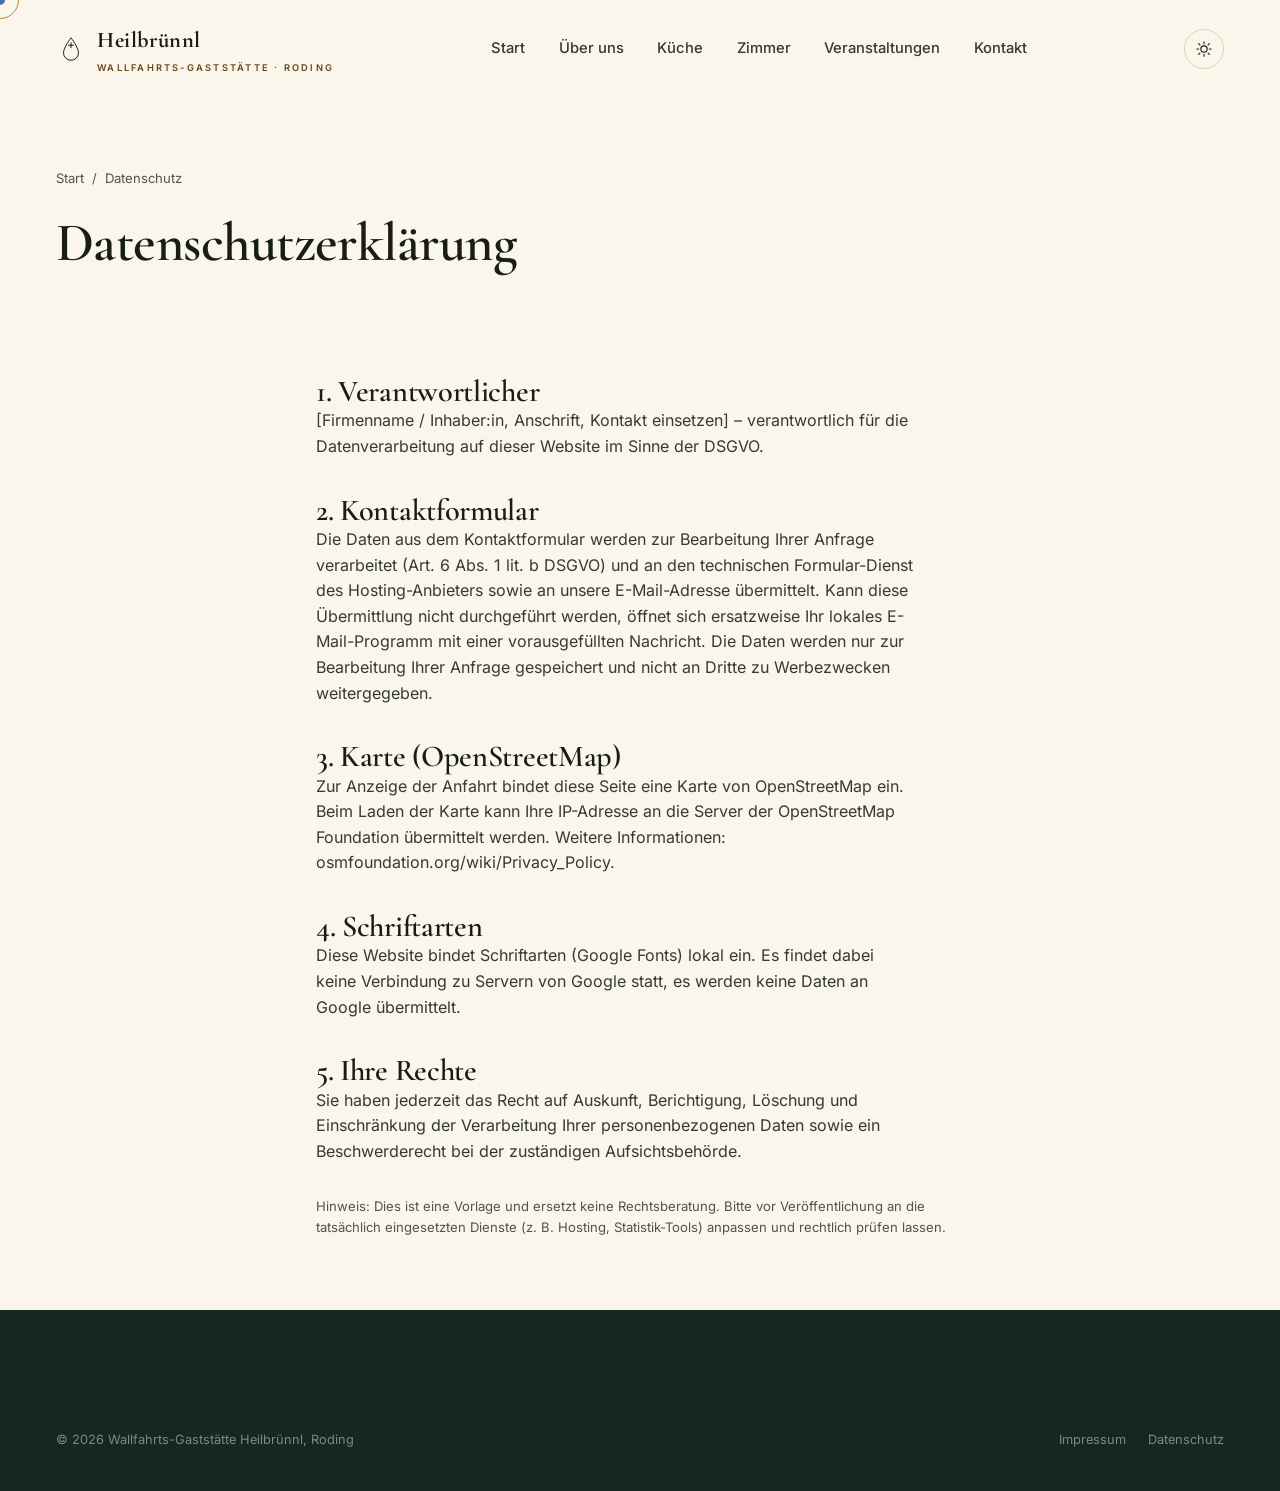
<file: datenschutz.html>
<!doctype html>
<html lang="de" class="no-js">
<head>
<meta charset="UTF-8">
<script>document.documentElement.className='js';</script>
<meta name="viewport" content="width=device-width, initial-scale=1">
<title>Datenschutz · Heilbrünnl Roding</title>
<meta name="robots" content="noindex">
<link rel="icon" type="image/png" sizes="32x32" href="favicon-32x32.png">
<link rel="icon" type="image/png" sizes="16x16" href="favicon-16x16.png">
<link rel="apple-touch-icon" sizes="180x180" href="apple-touch-icon.png">
<link rel="manifest" href="site.webmanifest">
<meta name="theme-color" content="#1F3A2E">
<link rel="canonical" href="https://www.heilbruennl.de/datenschutz.html">
<link rel="stylesheet" href="css/style.css">
</head>
<body>

<div class="cursor" aria-hidden="true"></div>
<div class="cursor-ring" aria-hidden="true"></div>
<div class="grain" aria-hidden="true"></div>

<header class="site-header is-scrolled">
  <div class="container">
    <a href="index.html" class="brand">
      <svg viewBox="0 0 48 48" fill="none"><path d="M24 6C24 6 12 22 12 30a12 12 0 0024 0C36 22 24 6 24 6Z" stroke="currentColor" stroke-width="1.6"/><path d="M24 14v8M20 18h8" stroke="currentColor" stroke-width="1.6" stroke-linecap="round"/></svg>
      <span>Heilbrünnl<small>Wallfahrts-Gaststätte · Roding</small></span>
    </a>
    <nav class="nav-desktop" aria-label="Hauptnavigation">
      <a href="index.html">Start</a>
      <a href="ueber-uns.html">Über uns</a>
      <a href="speisekarte.html">Küche</a>
      <a href="zimmer.html">Zimmer</a>
      <a href="veranstaltungen.html">Veranstaltungen</a>
      <a href="kontakt.html">Kontakt</a>
    </nav>
    <div class="header-actions">
      <button class="theme-toggle" aria-label="Tag- / Nachtansicht umschalten">
        <svg class="icon-sun" viewBox="0 0 24 24" fill="none" stroke="currentColor" stroke-width="1.5"><circle cx="12" cy="12" r="4.2"/><path d="M12 2.5v2.4M12 19.1v2.4M4.9 4.9l1.7 1.7M17.4 17.4l1.7 1.7M2.5 12h2.4M19.1 12h2.4M4.9 19.1l1.7-1.7M17.4 6.6l1.7-1.7" stroke-linecap="round"/></svg>
        <svg class="icon-moon" viewBox="0 0 24 24" fill="none" stroke="currentColor" stroke-width="1.5"><path d="M20 14.5A8.5 8.5 0 1 1 9.5 4a6.8 6.8 0 0 0 10.5 10.5Z"/></svg>
      </button>
      <button class="burger" aria-label="Menü öffnen" aria-expanded="false"><span></span></button>
    </div>
  </div>
</header>

<nav class="mobile-nav" aria-label="Mobile Navigation">
  <a href="index.html">Start</a>
  <a href="ueber-uns.html">Über uns</a>
  <a href="speisekarte.html">Küche</a>
  <a href="zimmer.html">Zimmer</a>
  <a href="veranstaltungen.html">Veranstaltungen</a>
  <a href="kontakt.html">Kontakt</a>
</nav>

<main>
  <section class="page-hero" style="padding-bottom:2rem;">
    <div class="container">
      <div class="breadcrumb"><a href="index.html">Start</a><span>/</span><span>Datenschutz</span></div>
      <h1 style="font-size:var(--fs-h2);">Datenschutzerklärung</h1>
    </div>
  </section>

  <section class="section-tight">
    <div class="container" style="max-width:760px;">
      <h3>1. Verantwortlicher</h3>
      <p class="body-text">[Firmenname / Inhaber:in, Anschrift, Kontakt einsetzen] – verantwortlich für die Datenverarbeitung auf dieser Website im Sinne der DSGVO.</p>

      <h3 style="margin-top:2.2rem;">2. Kontaktformular</h3>
      <p class="body-text">Die Daten aus dem Kontaktformular werden zur Bearbeitung Ihrer Anfrage verarbeitet (Art. 6 Abs. 1 lit. b DSGVO) und an den technischen Formular-Dienst des Hosting-Anbieters sowie an unsere E-Mail-Adresse übermittelt. Kann diese Übermittlung nicht durchgeführt werden, öffnet sich ersatzweise Ihr lokales E-Mail-Programm mit einer vorausgefüllten Nachricht. Die Daten werden nur zur Bearbeitung Ihrer Anfrage gespeichert und nicht an Dritte zu Werbezwecken weitergegeben.</p>

      <h3 style="margin-top:2.2rem;">3. Karte (OpenStreetMap)</h3>
      <p class="body-text">Zur Anzeige der Anfahrt bindet diese Seite eine Karte von OpenStreetMap ein. Beim Laden der Karte kann Ihre IP-Adresse an die Server der OpenStreetMap Foundation übermittelt werden. Weitere Informationen: osmfoundation.org/wiki/Privacy_Policy.</p>

      <h3 style="margin-top:2.2rem;">4. Schriftarten</h3>
      <p class="body-text">Diese Website bindet Schriftarten (Google Fonts) lokal ein. Es findet dabei keine Verbindung zu Servern von Google statt, es werden keine Daten an Google übermittelt.</p>

      <h3 style="margin-top:2.2rem;">5. Ihre Rechte</h3>
      <p class="body-text">Sie haben jederzeit das Recht auf Auskunft, Berichtigung, Löschung und Einschränkung der Verarbeitung Ihrer personenbezogenen Daten sowie ein Beschwerderecht bei der zuständigen Aufsichtsbehörde.</p>

      <p class="form-note" style="margin-top:2rem;">Hinweis: Dies ist eine Vorlage und ersetzt keine Rechtsberatung. Bitte vor Veröffentlichung an die tatsächlich eingesetzten Dienste (z. B. Hosting, Statistik-Tools) anpassen und rechtlich prüfen lassen.</p>
    </div>
  </section>
</main>

<footer class="site-footer">
  <div class="container">
    <div class="footer-bottom" style="border-top:none;padding-top:0;">
      <span>© <span id="year">2026</span> Wallfahrts-Gaststätte Heilbrünnl, Roding</span>
      <div class="legal"><a href="impressum.html">Impressum</a><a href="datenschutz.html">Datenschutz</a></div>
    </div>
  </div>
</footer>

<script src="js/main.js"></script>
<script src="js/content.js"></script>
</body>
</html>
</file>
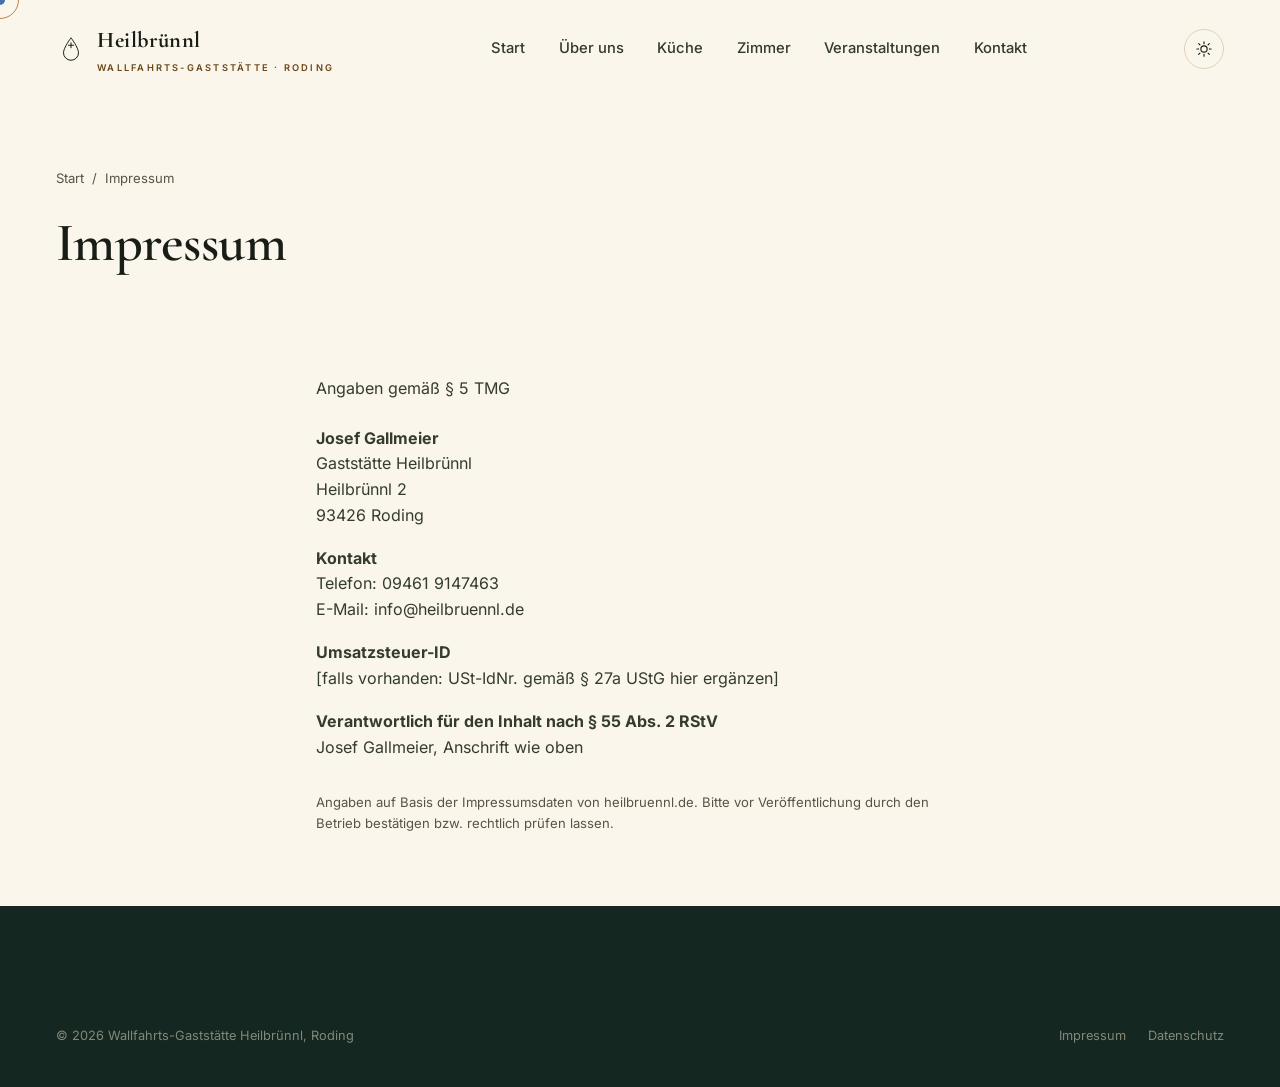
<file: impressum.html>
<!doctype html>
<html lang="de" class="no-js">
<head>
<meta charset="UTF-8">
<script>document.documentElement.className='js';</script>
<meta name="viewport" content="width=device-width, initial-scale=1">
<title>Impressum · Heilbrünnl Roding</title>
<meta name="robots" content="noindex">
<link rel="icon" type="image/png" sizes="32x32" href="favicon-32x32.png">
<link rel="icon" type="image/png" sizes="16x16" href="favicon-16x16.png">
<link rel="apple-touch-icon" sizes="180x180" href="apple-touch-icon.png">
<link rel="manifest" href="site.webmanifest">
<meta name="theme-color" content="#1F3A2E">
<link rel="canonical" href="https://www.heilbruennl.de/impressum.html">
<link rel="stylesheet" href="css/style.css">
</head>
<body>

<div class="cursor" aria-hidden="true"></div>
<div class="cursor-ring" aria-hidden="true"></div>
<div class="grain" aria-hidden="true"></div>

<header class="site-header is-scrolled">
  <div class="container">
    <a href="index.html" class="brand">
      <svg viewBox="0 0 48 48" fill="none"><path d="M24 6C24 6 12 22 12 30a12 12 0 0024 0C36 22 24 6 24 6Z" stroke="currentColor" stroke-width="1.6"/><path d="M24 14v8M20 18h8" stroke="currentColor" stroke-width="1.6" stroke-linecap="round"/></svg>
      <span>Heilbrünnl<small>Wallfahrts-Gaststätte · Roding</small></span>
    </a>
    <nav class="nav-desktop" aria-label="Hauptnavigation">
      <a href="index.html">Start</a>
      <a href="ueber-uns.html">Über uns</a>
      <a href="speisekarte.html">Küche</a>
      <a href="zimmer.html">Zimmer</a>
      <a href="veranstaltungen.html">Veranstaltungen</a>
      <a href="kontakt.html">Kontakt</a>
    </nav>
    <div class="header-actions">
      <button class="theme-toggle" aria-label="Tag- / Nachtansicht umschalten">
        <svg class="icon-sun" viewBox="0 0 24 24" fill="none" stroke="currentColor" stroke-width="1.5"><circle cx="12" cy="12" r="4.2"/><path d="M12 2.5v2.4M12 19.1v2.4M4.9 4.9l1.7 1.7M17.4 17.4l1.7 1.7M2.5 12h2.4M19.1 12h2.4M4.9 19.1l1.7-1.7M17.4 6.6l1.7-1.7" stroke-linecap="round"/></svg>
        <svg class="icon-moon" viewBox="0 0 24 24" fill="none" stroke="currentColor" stroke-width="1.5"><path d="M20 14.5A8.5 8.5 0 1 1 9.5 4a6.8 6.8 0 0 0 10.5 10.5Z"/></svg>
      </button>
      <button class="burger" aria-label="Menü öffnen" aria-expanded="false"><span></span></button>
    </div>
  </div>
</header>

<nav class="mobile-nav" aria-label="Mobile Navigation">
  <a href="index.html">Start</a>
  <a href="ueber-uns.html">Über uns</a>
  <a href="speisekarte.html">Küche</a>
  <a href="zimmer.html">Zimmer</a>
  <a href="veranstaltungen.html">Veranstaltungen</a>
  <a href="kontakt.html">Kontakt</a>
</nav>

<main>
  <section class="page-hero" style="padding-bottom:2rem;">
    <div class="container">
      <div class="breadcrumb"><a href="index.html">Start</a><span>/</span><span>Impressum</span></div>
      <h1 style="font-size:var(--fs-h2);">Impressum</h1>
    </div>
  </section>

  <section class="section-tight">
    <div class="container" style="max-width:760px;">
      <p class="body-text">Angaben gemäß § 5 TMG</p>
      <p class="body-text" style="margin-top:1.5rem;">
        <b>Josef Gallmeier</b><br>
        Gaststätte Heilbrünnl<br>
        Heilbrünnl 2<br>
        93426 Roding
      </p>
      <p class="body-text"><b>Kontakt</b><br>
        Telefon: 09461 9147463<br>
        E-Mail: info@heilbruennl.de
      </p>
      <p class="body-text"><b>Umsatzsteuer-ID</b><br>[falls vorhanden: USt-IdNr. gemäß § 27a UStG hier ergänzen]</p>
      <p class="body-text"><b>Verantwortlich für den Inhalt nach § 55 Abs. 2 RStV</b><br>Josef Gallmeier, Anschrift wie oben</p>
      <p class="form-note" style="margin-top:2rem;">Angaben auf Basis der Impressumsdaten von heilbruennl.de. Bitte vor Veröffentlichung durch den Betrieb bestätigen bzw. rechtlich prüfen lassen.</p>
    </div>
  </section>
</main>

<footer class="site-footer">
  <div class="container">
    <div class="footer-bottom" style="border-top:none;padding-top:0;">
      <span>© <span id="year">2026</span> Wallfahrts-Gaststätte Heilbrünnl, Roding</span>
      <div class="legal"><a href="impressum.html">Impressum</a><a href="datenschutz.html">Datenschutz</a></div>
    </div>
  </div>
</footer>

<script src="js/main.js"></script>
<script src="js/content.js"></script>
</body>
</html>
</file>
<file: css/style.css>
/* ==========================================================================
   Heilbrünnl · Wallfahrts-Gaststätte Roding — Design System
   ========================================================================== */

@font-face{
  font-family: 'Cormorant Garamond'; font-style: normal; font-weight: 400 700; font-display: swap;
  src: url('../assets/fonts/cormorant-garamond-normal.woff2') format('woff2');
}
@font-face{
  font-family: 'Cormorant Garamond'; font-style: italic; font-weight: 400 500; font-display: swap;
  src: url('../assets/fonts/cormorant-garamond-italic.woff2') format('woff2');
}
@font-face{
  font-family: 'Inter'; font-style: normal; font-weight: 300 700; font-display: swap;
  src: url('../assets/fonts/inter.woff2') format('woff2');
}

/* ---------- Tokens ---------- */
:root{
  /* Day palette */
  --bg: #FAF6EC;
  --bg-alt: #F2EAD8;
  --panel: #FFFEFA;
  --ink: #171C15;
  --ink-soft: #333A2F;
  --stone: #565243;
  --line: #DED2B4;
  --forest: #1B3327;
  --forest-2: #2C5140;
  --forest-deep: #142720;
  --gold: #B8863C;
  --gold-ink: #6B4718;
  --gold-2: #D9B672;
  --gold-soft: #EFDFB8;
  --wine: #6C2A38;
  --cream-rgb: 250,246,236;
  --grain-opacity: .05;
  --shadow-soft: 0 30px 60px -30px rgba(20,30,20,.35);
  --shadow-tight: 0 10px 24px -14px rgba(20,30,20,.4);

  --font-display: 'Cormorant Garamond', 'Iowan Old Style', Georgia, serif;
  --font-body: 'Inter', -apple-system, BlinkMacSystemFont, 'Segoe UI', sans-serif;

  --fs-hero: clamp(3.2rem, 10vw, 9.5rem);
  --fs-h1: clamp(2.6rem, 6vw, 4.6rem);
  --fs-h2: clamp(2.1rem, 4.6vw, 3.4rem);
  --fs-h3: clamp(1.4rem, 2.4vw, 1.9rem);
  --fs-lead: clamp(1.1rem, 1.6vw, 1.35rem);
  --fs-body: 1rem;
  --fs-small: .875rem;
  --fs-eyebrow: .78rem;

  --space-3xs: .25rem;
  --space-2xs: .5rem;
  --space-xs: .85rem;
  --space-sm: 1.5rem;
  --space-md: 2.5rem;
  --space-lg: 4.5rem;
  --space-xl: 7.5rem;
  --space-2xl: 11rem;

  --container: 1280px;
  --radius: 2px;
  --ease-out: cubic-bezier(.16,.84,.44,1);
  --ease-soft: cubic-bezier(.22,.61,.36,1);
  --dur: .7s;

  color-scheme: light;
}

html[data-theme="night"]{
  --bg: #12190F;
  --bg-alt: #182016;
  --panel: #1B231A;
  --ink: #F4EEDC;
  --ink-soft: #D9D0B8;
  --stone: #A79E86;
  --line: #33402E;
  --forest: #C9A25C;
  --forest-2: #D9B672;
  --forest-deep: #0B120A;
  --gold: #D9B672;
  --gold-ink: #E2C083;
  --gold-2: #EFDFB8;
  --wine: #C97D8B;
  --shadow-soft: 0 30px 70px -30px rgba(0,0,0,.65);
  color-scheme: dark;
}

*,*::before,*::after{ box-sizing: border-box; }
html{ scroll-behavior: smooth; }
@media (prefers-reduced-motion: reduce){
  html{ scroll-behavior: auto; }
  *,*::before,*::after{ animation-duration: .001ms !important; animation-iteration-count: 1 !important; transition-duration: .001ms !important; scroll-behavior: auto !important; }
}

body{
  margin:0;
  background: var(--bg);
  color: var(--ink);
  font-family: var(--font-body);
  font-size: 16px;
  line-height: 1.6;
  -webkit-font-smoothing: antialiased;
  overflow-x: hidden;
  transition: background var(--dur) var(--ease-soft), color var(--dur) var(--ease-soft);
}

img,svg{ max-width:100%; display:block; }
a{ color: inherit; text-decoration:none; }
ul{ margin:0; padding:0; list-style:none; }
h1,h2,h3,h4,p,figure{ margin:0; }
button{ font-family: inherit; cursor:pointer; }
input,textarea,select{ font-family: inherit; font-size: 1rem; }

.container{ width:100%; max-width: var(--container); margin-inline:auto; padding-inline: clamp(1.25rem, 5vw, 3.5rem); }

.font-display{ font-family: var(--font-display); }

.eyebrow{
  display:flex; align-items:center; gap:.6em;
  font-family: var(--font-body);
  font-size: var(--fs-eyebrow);
  letter-spacing:.22em;
  text-transform:uppercase;
  color: var(--gold-ink);
  font-weight:600;
  margin-bottom: var(--space-sm);
}
.eyebrow::before{ content:''; width:28px; height:1px; background: currentColor; }

h1,h2,h3{ font-family: var(--font-display); font-weight:600; line-height:1.06; color: var(--ink); letter-spacing:-.01em; }
h2{ font-size: var(--fs-h2); }
h3{ font-size: var(--fs-h3); font-weight:600; }
.lead{ font-size: var(--fs-lead); color: var(--ink-soft); line-height:1.55; max-width: 46ch; }
.body-text{ color: var(--ink-soft); max-width: 60ch; }
.body-text + .body-text{ margin-top: 1.1em; }

::selection{ background: var(--gold); color: var(--forest-deep); }

/* ---------- Grain overlay (premium tactile texture) ---------- */
.grain{
  position: fixed; inset:0; z-index: 400; pointer-events:none;
  opacity: var(--grain-opacity); mix-blend-mode: overlay;
  background-image: url("data:image/svg+xml,%3Csvg xmlns='http://www.w3.org/2000/svg' width='180' height='180'%3E%3Cfilter id='n'%3E%3CfeTurbulence type='fractalNoise' baseFrequency='0.9' numOctaves='2' stitchTiles='stitch'/%3E%3C/filter%3E%3Crect width='100%25' height='100%25' filter='url(%23n)'/%3E%3C/svg%3E");
}

/* ---------- Photo component ---------- */
.photo{
  position:relative; overflow:hidden; border-radius:6px; box-shadow: var(--shadow-soft);
  aspect-ratio: 4/5; background: var(--forest);
}
.photo.photo--wide{ aspect-ratio: 16/10; }
.photo.photo--square{ aspect-ratio: 1/1; }
.photo.photo--tall{ aspect-ratio: 3/4; }
.photo img{
  position:absolute; inset:0; width:100%; height:100%; object-fit:cover;
  transition: transform 1.2s var(--ease-soft);
}
.photo:hover img{ transform: scale(1.05); }
.photo::after{
  content:''; position:absolute; inset:0; pointer-events:none;
  background: linear-gradient(190deg, rgba(20,39,32,0) 45%, rgba(11,18,10,.72) 100%),
              linear-gradient(0deg, rgba(31,58,46,.16), rgba(31,58,46,.16));
}
.photo .corner{ position:absolute; top:1.2rem; right:1.2rem; width:34px; height:34px; border:1px solid rgba(247,241,224,.55); border-radius:50%; display:flex; align-items:center; justify-content:center; z-index:2; }
.photo .corner svg{ width:14px; height:14px; stroke:#F7F1E0; }
.photo .tag{ position:absolute; left:1.6rem; bottom:1.5rem; right:1.6rem; z-index:2; color:#F7F1E0; font-size:.72rem; letter-spacing:.16em; text-transform:uppercase; display:flex; align-items:center; gap:.5rem; }
.photo .tag svg{ width:16px; height:16px; flex-shrink:0; }
.frame-caption{ margin-top: .9rem; font-size:.78rem; color: var(--stone); display:flex; justify-content:space-between; gap:1rem; }

/* ---------- Buttons ---------- */
.btn{
  position:relative;
  display:inline-flex; align-items:center; gap:.6rem;
  padding: 1rem 1.9rem;
  font-size: .92rem; font-weight:600; letter-spacing:.03em;
  border-radius: 100px;
  border: 1px solid transparent;
  transition: transform .45s var(--ease-out), background .3s, color .3s, border-color .3s, box-shadow .3s;
  white-space: nowrap;
}
.btn svg{ width:16px; height:16px; transition: transform .4s var(--ease-out); }
.btn:hover svg{ transform: translateX(4px); }
.btn-primary{ background: var(--forest); color: #F5EFDC; box-shadow: var(--shadow-tight); }
.btn-primary:hover{ background: var(--forest-2); transform: translateY(-2px); }
.btn-ghost{ border-color: currentColor; color: var(--ink); }
.btn-ghost:hover{ background: var(--ink); color: var(--bg); transform: translateY(-2px); }
.btn-gold{ background: var(--gold); color: var(--forest-deep); }
.btn-gold:hover{ background: var(--gold-2); transform: translateY(-2px); }
.btn-block{ width:100%; justify-content:center; }

/* magnetic wrap */
.magnetic{ display:inline-block; }

/* ---------- Custom cursor ---------- */
.cursor{
  position: fixed; top:0; left:0; width:10px; height:10px; border-radius:50%;
  background: var(--gold); pointer-events:none; z-index: 9999; mix-blend-mode: difference;
  transform: translate(-50%,-50%); transition: width .25s var(--ease-out), height .25s var(--ease-out), background .3s;
}
.cursor-ring{
  position: fixed; top:0; left:0; width:38px; height:38px; border-radius:50%;
  border: 1px solid var(--gold); pointer-events:none; z-index: 9998;
  transform: translate(-50%,-50%);
}
.cursor.is-active{ width:16px; height:16px; }
.cursor-ring.is-active{ width:64px; height:64px; opacity:.5; }
@media (pointer: coarse){ .cursor,.cursor-ring{ display:none; } }

/* ---------- Preloader ---------- */
.preloader{
  display:none;
  position: fixed; inset:0; z-index: 10000; background: var(--forest-deep);
  align-items:center; justify-content:center; flex-direction:column; gap: 1.2rem;
  transition: opacity .8s var(--ease-soft), visibility .8s;
}
.js .preloader{ display:flex; }
.preloader.is-done{ opacity:0; visibility:hidden; pointer-events:none; }
.preloader svg{ width:74px; height:74px; }
.preloader__ring{ fill:none; stroke: var(--gold-2); stroke-width:1.2; stroke-dasharray: 220; stroke-dashoffset:220; animation: draw 1.6s var(--ease-out) forwards; }
.preloader__drop{ fill: var(--gold); opacity:0; animation: fadein .6s ease forwards 1.1s; }
.preloader__word{ font-family: var(--font-display); color:#EFE6CC; letter-spacing:.35em; text-transform:uppercase; font-size:.78rem; opacity:0; animation: fadein .8s ease forwards 1.3s; }
@keyframes draw{ to{ stroke-dashoffset:0; } }
@keyframes fadein{ to{ opacity:1; } }

/* ---------- Scroll progress ---------- */
.progress-bar{ position: fixed; top:0; left:0; height:2px; background: var(--gold); z-index: 500; width:0%; }

/* ---------- Header ---------- */
.site-header{
  position: fixed; top:0; left:0; right:0; z-index: 900;
  padding: 1.4rem 0;
  transition: padding .4s var(--ease-soft), background .4s var(--ease-soft), box-shadow .4s, border-color .4s;
  border-bottom: 1px solid transparent;
}
.site-header.is-scrolled{
  padding: .85rem 0;
  background: rgba(var(--cream-rgb), .82);
  backdrop-filter: blur(14px) saturate(140%);
  border-color: var(--line);
}
html[data-theme="night"] .site-header.is-scrolled{ background: rgba(18,25,15,.75); }
.site-header .container{ display:flex; align-items:center; justify-content:space-between; gap: 1rem; }

.brand{ display:flex; align-items:center; gap:.7rem; font-family: var(--font-display); font-size:1.4rem; font-weight:700; letter-spacing:.02em; color: var(--ink); }
.brand svg{ width:30px; height:30px; }
.brand span{ display:block; }
.brand small{ display:block; font-family: var(--font-body); font-size:.58rem; font-weight:600; letter-spacing:.24em; text-transform:uppercase; color: var(--gold-ink); margin-top:.15rem; }

.nav-desktop{ display:flex; align-items:center; gap: 2.1rem; }
.nav-desktop a{ position:relative; font-size:.92rem; font-weight:500; color: var(--ink-soft); padding: .3rem 0; transition: color .3s; }
.nav-desktop a::after{ content:''; position:absolute; left:0; bottom:-2px; width:0; height:1px; background: var(--gold); transition: width .35s var(--ease-out); }
.nav-desktop a:hover{ color: var(--ink); }
.nav-desktop a:hover::after,
.nav-desktop a[aria-current="page"]::after{ width:100%; }
.nav-desktop a[aria-current="page"]{ color: var(--ink); }

.header-actions{ display:flex; align-items:center; gap:.85rem; }

.theme-toggle{
  display:flex; align-items:center; justify-content:center;
  width:40px; height:40px; border-radius:50%; border:1px solid var(--line);
  background: transparent; color: var(--ink); transition: border-color .3s, transform .3s;
}
.theme-toggle:hover{ border-color: var(--gold); transform: rotate(20deg); }
.theme-toggle svg{ width:18px; height:18px; }
.theme-toggle .icon-moon{ display:none; }
html[data-theme="night"] .theme-toggle .icon-sun{ display:none; }
html[data-theme="night"] .theme-toggle .icon-moon{ display:block; }

.burger{ display:none; width:44px; height:44px; border-radius:50%; border:1px solid var(--line); background:none; align-items:center; justify-content:center; position:relative; }
.burger span,.burger span::before,.burger span::after{ content:''; display:block; width:16px; height:1px; background: var(--ink); position:relative; transition: transform .3s, opacity .3s; }
.burger span::before{ position:absolute; top:-5px; }
.burger span::after{ position:absolute; top:5px; }
.burger.is-open span{ background:transparent; }
.burger.is-open span::before{ transform: rotate(45deg) translate(0); top:0; }
.burger.is-open span::after{ transform: rotate(-45deg); top:0; }

.mobile-nav{
  position: fixed; inset:0; background: var(--forest-deep); z-index: 850;
  display:flex; flex-direction:column; justify-content:center; padding: 2rem 8vw;
  transform: translateY(-100%); transition: transform .6s var(--ease-soft);
}
.mobile-nav.is-open{ transform: translateY(0); }
.mobile-nav a{ display:block; font-family: var(--font-display); font-size: clamp(2rem,9vw,3.4rem); color:#F3ECD8; padding: .3rem 0; border-bottom:1px solid rgba(255,255,255,.08); opacity:0; transform: translateY(24px); }
.mobile-nav.is-open a{ animation: navin .7s var(--ease-out) forwards; }
.mobile-nav small{ display:block; margin-top: 2rem; color: var(--gold-2); letter-spacing:.2em; text-transform:uppercase; font-size:.75rem; opacity:0; }
.mobile-nav.is-open small{ animation: fadein .8s ease forwards .5s; }
@keyframes navin{ to{ opacity:1; transform:none; } }

body.menu-open .site-header{ background: var(--forest-deep); border-color: transparent; }
body.menu-open .brand, body.menu-open .brand small{ color:#F3ECD8; }
body.menu-open .theme-toggle{ border-color: rgba(243,236,216,.3); color:#F3ECD8; }
body.menu-open .header-actions .btn-primary{ background: var(--gold); color: var(--forest-deep); }
body.menu-open .burger span::before, body.menu-open .burger span::after{ background: #F3ECD8; }

/* ---------- Hero ---------- */
.hero{
  position:relative; min-height: 100svh; display:flex; flex-direction:column; justify-content:flex-end;
  overflow:hidden; padding-top: 8rem;
}
.hero-media{ position:absolute; top:-9%; left:0; right:0; height:118%; z-index:0; overflow:hidden; }
.hero-media img{
  position:absolute; inset:0; width:100%; height:100%; object-fit:cover; object-position: center 65%;
  animation: kenburns 26s ease-in-out infinite alternate;
}
@keyframes kenburns{ from{ transform: scale(1); } to{ transform: scale(1.09); } }
.hero::after{
  content:''; position:absolute; inset:0; z-index:1; pointer-events:none;
  background:
    linear-gradient(0deg, rgba(11,18,10,.9) 0%, rgba(11,18,10,.62) 34%, rgba(11,18,10,.42) 62%, rgba(11,18,10,.58) 100%);
}

.hero-content{ position:relative; z-index:2; }
.hero-eyebrow{ display:flex; gap:.6rem; align-items:center; font-size:var(--fs-eyebrow); letter-spacing:.3em; text-transform:uppercase; color: var(--gold-2); margin-bottom:1.4rem; line-height:1.6; text-shadow: 0 2px 14px rgba(0,0,0,.55); }
.hero-title{ font-size: var(--fs-hero); line-height:.92; color: #F7F1E0; text-shadow: 0 6px 40px rgba(0,0,0,.25); }
.hero-title .line{ display:block; overflow:hidden; }
.hero-title .line span{ display:inline-block; will-change: transform; }
.js .hero-title .line span{ transform: translateY(110%); opacity:0; transition: transform 1.1s var(--ease-out), opacity 1s ease; transition-delay: calc(var(--i,0) * .09s); }
.hero-loaded .hero-title .line span{ transform:none; opacity:1; }
.hero-sub{ margin-top: 1.6rem; max-width: 42ch; font-size: var(--fs-lead); color: rgba(247,241,224,.9); text-shadow: 0 2px 16px rgba(0,0,0,.45); }
.hero-actions{ display:flex; flex-wrap:wrap; gap: 1rem; margin-top: 2.4rem; }
.hero-meta{ display:flex; justify-content:space-between; align-items:flex-end; gap:1rem; margin-top: var(--space-lg); padding-bottom: 2.2rem; border-top:1px solid rgba(247,241,224,.2); padding-top:1.4rem; }
.hero-scroll{ display:flex; align-items:center; gap:.7rem; font-size:.78rem; letter-spacing:.15em; text-transform:uppercase; color: rgba(247,241,224,.75); }
.hero-scroll i{ display:block; width:1px; height:34px; background: rgba(247,241,224,.3); position:relative; overflow:hidden; }
.hero-scroll i::after{ content:''; position:absolute; top:-100%; left:0; width:100%; height:100%; background: var(--gold-2); animation: scrollline 1.8s ease-in-out infinite; }
@keyframes scrollline{ 0%{ top:-100%; } 50%{ top:0; } 100%{ top:100%; } }
.hero-year{ font-family: var(--font-display); font-size: 1.05rem; color: var(--gold-2); letter-spacing:.05em; }

.seal{ position:absolute; z-index:2; right: clamp(1.5rem,5vw,4rem); bottom: clamp(7rem,14vh,10rem); width:100px; height:100px; color: rgba(247,241,224,.7); }
.seal svg{ width:100%; height:100%; animation: spin 36s linear infinite; }
@keyframes spin{ to{ transform: rotate(360deg); } }
@media (max-width: 860px){ .seal{ display:none; } }

/* Header sits over a photo hero: force legible light controls until scrolled (homepage only) */
body:has(.hero, .page-hero--photo) .site-header:not(.is-scrolled) .brand,
body:has(.hero, .page-hero--photo) .site-header:not(.is-scrolled) .nav-desktop a,
body:has(.hero, .page-hero--photo) .site-header:not(.is-scrolled) .theme-toggle{ color:#F7F1E0; }
body:has(.hero, .page-hero--photo) .site-header:not(.is-scrolled) .burger span,
body:has(.hero, .page-hero--photo) .site-header:not(.is-scrolled) .burger span::before,
body:has(.hero, .page-hero--photo) .site-header:not(.is-scrolled) .burger span::after{ background:#F7F1E0; }
body:has(.hero, .page-hero--photo) .site-header:not(.is-scrolled) .brand small{ color: var(--gold-2); }
body:has(.hero, .page-hero--photo) .site-header:not(.is-scrolled) .theme-toggle,
body:has(.hero, .page-hero--photo) .site-header:not(.is-scrolled) .burger{ border-color: rgba(247,241,224,.35); }
body:has(.hero, .page-hero--photo) .site-header:not(.is-scrolled) .nav-desktop a::after{ background: var(--gold-2); }

/* ---------- Marquee ---------- */
.marquee{
  position:relative; overflow:hidden; background: var(--forest); color: #EFE6CC;
  padding: 1.1rem 0; white-space:nowrap;
}
.marquee__track{ display:inline-flex; gap: 2.5rem; animation: marquee 32s linear infinite; }
.marquee:hover .marquee__track{ animation-play-state: paused; }
.marquee span{ font-family: var(--font-display); font-style:italic; font-size: 1.15rem; letter-spacing:.02em; display:inline-flex; align-items:center; gap: 2.5rem; }
.marquee span i{ width:5px; height:5px; border-radius:50%; background: var(--gold-2); display:inline-block; font-style:normal; }
@keyframes marquee{ from{ transform: translateX(0); } to{ transform: translateX(-50%); } }

/* ---------- Sections ---------- */
section{ position:relative; }
.section{ padding-block: var(--space-xl); }
.section-tight{ padding-block: var(--space-lg); }
.section-head{ display:flex; justify-content:space-between; align-items:flex-end; gap: 2rem; margin-bottom: var(--space-lg); flex-wrap:wrap; }
.section-head h2{ max-width: 16ch; }
.section-alt{ background: var(--bg-alt); }

.js .reveal{ opacity:0; transform: translateY(28px); transition: opacity .9s var(--ease-out), transform .9s var(--ease-out); }
.js .reveal.is-in{ opacity:1; transform:none; }

/* Intro / welcome split */
.split{ display:grid; grid-template-columns: .9fr 1.1fr; gap: clamp(2rem,6vw,6rem); align-items:center; }
.split.reverse{ grid-template-columns: 1.1fr .9fr; }
.split.reverse .split-media{ order:2; }
.split-media{ position:relative; }

.stat-row{ display:flex; gap: clamp(1.5rem,5vw,4rem); margin-top: var(--space-md); flex-wrap:wrap; }
.stat{ }
.stat b{ display:block; font-family: var(--font-display); font-size: clamp(2rem,4vw,3rem); color: var(--forest); line-height:1; }
html[data-theme="night"] .stat b{ color: var(--gold-2); }
.stat span{ font-size:.82rem; color: var(--stone); }

/* USP grid */
.grid-usp{ display:grid; grid-template-columns: repeat(3, 1fr); gap: 1px; background: var(--line); border:1px solid var(--line); }
.usp-card{ background: var(--bg); padding: 2.6rem 2.2rem; display:flex; flex-direction:column; gap:1.1rem; transition: background .4s; }
.usp-card:hover{ background: var(--panel); }
.usp-card .num{ font-family: var(--font-display); font-size:.85rem; color: var(--gold-ink); }
.usp-card svg{ width:30px; height:30px; stroke: var(--forest); }
html[data-theme="night"] .usp-card svg{ stroke: var(--gold-2); }
.usp-card h3{ font-size:1.25rem; }
.usp-card p{ color: var(--stone); font-size:.94rem; }

/* Legend / pinned storytelling */
.legend-pin{ height: 420vh; position:relative; background: var(--forest-deep); }
.legend-stage{ position: sticky; top:0; height:100svh; overflow:hidden; display:flex; align-items:center; color:#F2EAD3; }
.legend-bg{ position:absolute; inset:0; opacity:1; }
.legend-bg img{ position:absolute; inset:0; width:100%; height:100%; object-fit:cover; filter: saturate(1.05); }
.legend-bg::after{
  content:''; position:absolute; inset:0;
  background: linear-gradient(100deg, rgba(9,16,9,.88) 0%, rgba(9,16,9,.7) 38%, rgba(9,16,9,.42) 68%, rgba(9,16,9,.62) 100%);
}
.legend-bg svg{ position:relative; width:100%; height:100%; z-index:1; mix-blend-mode: screen; opacity:.55; }
.legend-progress{ position:absolute; left: clamp(1.25rem,5vw,3.5rem); top:50%; transform:translateY(-50%); display:flex; flex-direction:column; gap: 1.4rem; z-index:3; }
.legend-progress i{ width:6px; height:6px; border-radius:50%; background: rgba(242,234,211,.3); transition: background .4s, transform .4s; }
.legend-progress i.is-active{ background: var(--gold-2); transform: scale(1.6); }
.legend-copy{ position:relative; z-index:2; max-width: 720px; margin-inline:auto; padding-inline: clamp(1.25rem,5vw,3.5rem); }
.legend-beat{ position:absolute; inset:0; display:flex; flex-direction:column; justify-content:center; max-width:720px; margin-inline:auto; padding-inline: clamp(1.25rem,5vw,3.5rem); }
.js .legend-beat{ opacity:0; transition: opacity .5s ease; }
.js .legend-beat.is-active{ opacity:1; }
.legend-beat .eyebrow{ color: var(--gold-2); }
.legend-beat h3{ font-size: clamp(1.8rem,4vw,3rem); color:#F7F1E0; margin-bottom:1rem; }
.legend-beat p{ font-size: var(--fs-lead); color: rgba(247,241,224,.78); max-width: 52ch; }
.legend-year{ position:absolute; right: clamp(1.25rem,6vw,6rem); top:50%; transform:translateY(-50%); font-family: var(--font-display); font-size: clamp(6rem,18vw,15rem); color: rgba(217,182,114,.14); line-height:1; z-index:1; pointer-events:none; }

/* Fallback rendering for reduced-motion / no-GSAP: stacked reading list instead of pinned scrub */
.legend-fallback.legend-pin{ height:auto; }
.legend-fallback .legend-stage{ position:relative; height:auto; overflow:visible; display:block; padding-block: var(--space-xl); }
.legend-fallback .legend-progress{ display:none; }
.legend-fallback .legend-bg{ opacity:.5; }
.legend-fallback .legend-beat{ position:relative; inset:auto; opacity:1; margin-bottom: var(--space-xl); }
.legend-fallback .legend-beat:last-child{ margin-bottom:0; }
.legend-fallback .legend-year{ position:static; transform:none; display:block; margin-bottom:1rem; font-size: clamp(3rem,8vw,5rem); }

.ripple{ transform-origin: center; animation: ripple 4.5s ease-out infinite; }
.ripple-2{ animation-delay: 1.5s; }
.ripple-3{ animation-delay: 3s; }
@keyframes ripple{ 0%{ r:20; opacity:.7; } 100%{ r:220; opacity:0; } }
@media (prefers-reduced-motion: reduce){ .ripple{ animation: none; opacity:.25; } }

/* Timeline (About) */
.timeline{ position:relative; max-width: 900px; margin-inline:auto; }
.timeline::before{ content:''; position:absolute; left: 10px; top:0; bottom:0; width:1px; background: var(--line); }
.timeline-item{ position:relative; padding-left: 3.2rem; padding-bottom: var(--space-lg); }
.timeline-item:last-child{ padding-bottom:0; }
.timeline-item::before{ content:''; position:absolute; left:2px; top:6px; width:18px; height:18px; border-radius:50%; background: var(--bg); border:1px solid var(--gold-ink); }
.timeline-item::after{ content:''; position:absolute; left:8px; top:12px; width:6px; height:6px; border-radius:50%; background: var(--gold-ink); }
.timeline-item b{ display:block; font-family: var(--font-display); color: var(--gold-ink); font-size:1.6rem; margin-bottom:.4rem; }
.timeline-item h3{ margin-bottom:.6rem; }
.timeline-item p{ color: var(--stone); max-width: 56ch; }

/* Quote / voices */
.grid-voices{ display:grid; grid-template-columns: repeat(3,1fr); gap: 2rem; }
.voice{ padding: 2.4rem; background: var(--panel); border:1px solid var(--line); border-radius: 4px; display:flex; flex-direction:column; gap:1.4rem; justify-content:space-between; height:100%; }
.voice svg{ width:26px; height:20px; fill: var(--gold); }
.voice p{ font-family: var(--font-display); font-size:1.35rem; font-style:italic; color: var(--ink); line-height:1.4; }
.voice span{ font-size:.8rem; letter-spacing:.08em; text-transform:uppercase; color: var(--stone); }

/* Cards: menu / rooms / events */
.grid-3{ display:grid; grid-template-columns: repeat(3,1fr); gap: 1.75rem; }
.grid-2{ display:grid; grid-template-columns: repeat(2,1fr); gap: 1.75rem; }

.menu-card{ background: var(--panel); border:1px solid var(--line); padding: 2.2rem; border-radius:4px; height:100%; transition: transform .4s var(--ease-out), box-shadow .4s; }
.menu-card:hover{ transform: translateY(-6px); box-shadow: var(--shadow-tight); }
.menu-card h3{ display:flex; align-items:center; gap:.7rem; }
.menu-card h3 svg{ width:22px; height:22px; stroke: var(--gold-ink); }
.menu-list{ margin-top:1.4rem; display:flex; flex-direction:column; gap:1rem; }
.menu-list li{ display:flex; justify-content:space-between; gap:1rem; padding-bottom:1rem; border-bottom:1px dashed var(--line); }
.menu-list li:last-child{ border-bottom:none; padding-bottom:0; }
.menu-list b{ display:block; font-weight:600; color: var(--ink); font-size: .98rem; }
.menu-list small{ color: var(--stone); font-size:.83rem; }
.menu-note{ margin-top: var(--space-md); padding: 1.4rem 1.6rem; background: var(--bg-alt); border-left:2px solid var(--gold); font-size:.9rem; color: var(--ink-soft); border-radius: 0 4px 4px 0; }

.room-card{ position:relative; border-radius:4px; overflow:hidden; background: var(--panel); border:1px solid var(--line); display:flex; flex-direction:column; }
.room-card .photo{ border-radius:0; box-shadow:none; aspect-ratio: 4/3; }
.room-card__body{ padding: 1.8rem; display:flex; flex-direction:column; gap: .9rem; flex:1; }
.room-card__body h3{ display:flex; justify-content:space-between; align-items:baseline; gap:.5rem; }
.room-card__body h3 small{ font-family: var(--font-body); font-size:.72rem; letter-spacing:.1em; text-transform:uppercase; color: var(--gold-ink); font-weight:600; }
.room-feats{ display:flex; flex-wrap:wrap; gap: .5rem; margin-top:.3rem; }
.room-feats li{ font-size:.76rem; padding:.35rem .7rem; border:1px solid var(--line); border-radius:100px; color: var(--stone); }

.event-card{ display:grid; grid-template-columns: auto 1fr; gap: 1.6rem; padding: 2rem 0; border-bottom:1px solid var(--line); }
.event-card:first-child{ padding-top:0; }
.event-card__icon{ width:52px; height:52px; border-radius:50%; border:1px solid var(--gold-ink); display:flex; align-items:center; justify-content:center; flex-shrink:0; }
.event-card__icon svg{ width:22px; height:22px; stroke: var(--gold-ink); }
.event-card h3{ margin-bottom:.5rem; }
.event-card p{ color: var(--stone); max-width: 60ch; }

/* Pill tags */
.tag-row{ display:flex; flex-wrap:wrap; gap:.6rem; margin-top:1.5rem; }
.pill{ font-size:.8rem; padding:.5rem 1rem; border:1px solid var(--line); border-radius:100px; color: var(--ink-soft); }

/* CTA band */
.cta-band{ position:relative; background: var(--forest); color:#F2EAD3; border-radius: 6px; padding: clamp(2.5rem,6vw,5rem); overflow:hidden; text-align:center; }
.cta-band h2{ color:#F7F1E0; }
.cta-band .lead{ color: rgba(247,241,224,.75); margin-inline:auto; }
.cta-band .hero-actions{ justify-content:center; }
.cta-band::before{ content:''; position:absolute; inset:0; background: radial-gradient(circle at 20% 120%, rgba(217,182,114,.25), transparent 60%); z-index:0; }
.cta-band > *{ position:relative; z-index:1; }
.cta-band__media{ position:absolute; inset:0; z-index:0; }
.cta-band__media img{ position:absolute; inset:0; width:100%; height:100%; object-fit:cover; }
.cta-band__media::after{ content:''; position:absolute; inset:0; background: linear-gradient(180deg, rgba(11,18,10,.82), rgba(11,18,10,.78)); }

/* Contact / map */
.contact-grid{ display:grid; grid-template-columns: 1fr 1fr; gap: clamp(2rem,5vw,5rem); align-items:start; }
.info-list{ display:flex; flex-direction:column; gap: 1.6rem; margin-top: var(--space-md); }
.info-list li{ display:flex; gap:1rem; align-items:flex-start; }
.info-list svg{ width:20px; height:20px; stroke: var(--gold-ink); flex-shrink:0; margin-top:.2rem; }
.info-list b{ display:block; }
.info-list span, .info-list a{ color: var(--stone); }
.hours-table{ width:100%; border-collapse:collapse; margin-top: var(--space-md); }
.hours-table td{ padding: .65rem 0; border-bottom:1px solid var(--line); font-size:.95rem; }
.hours-table td:last-child{ text-align:right; color: var(--stone); }
.map-frame{
  position:relative; width:100%; aspect-ratio: 4/3; border-radius:4px; overflow:hidden;
  background: linear-gradient(155deg, var(--forest) 0%, var(--forest-deep) 100%);
  box-shadow: var(--shadow-soft);
}
.map-frame__pin{ position:absolute; inset:0; display:flex; flex-direction:column; align-items:center; justify-content:center; gap:.6rem; color:#F3ECD8; pointer-events:none; }
.map-frame__pin svg{ width:34px; height:34px; stroke: var(--gold-2); }
.map-frame__pin span{ font-size:.8rem; letter-spacing:.1em; text-transform:uppercase; color: rgba(243,236,216,.7); }
.map-embed{ position:relative; z-index:1; width:100%; height:100%; border:0; filter: grayscale(.25) contrast(1.05); background:transparent; }
html[data-theme="night"] .map-embed{ filter: grayscale(.4) invert(.92) contrast(.9); }

.form-grid{ display:grid; grid-template-columns: 1fr 1fr; gap: 1.2rem; }
.field{ display:flex; flex-direction:column; gap:.5rem; }
.field.full{ grid-column: 1 / -1; }
.field label{ font-size:.8rem; letter-spacing:.05em; text-transform:uppercase; color: var(--stone); }
.field input,.field select,.field textarea{
  background: var(--panel); border:1px solid var(--line); border-radius:2px; padding: .85rem 1rem; color: var(--ink);
  transition: border-color .3s; width:100%;
}
.field input:focus,.field select:focus,.field textarea:focus{ outline:none; border-color: var(--gold); }
.field textarea{ resize: vertical; min-height:120px; }
.form-note{ font-size:.82rem; color: var(--stone); margin-top:.75rem; }
.form-status{ font-size:.9rem; margin-top:1rem; min-height:1.4em; }
.form-status.ok{ color: var(--forest); }
html[data-theme="night"] .form-status.ok{ color: var(--gold-2); }

/* Footer */
.site-footer{ background: var(--forest-deep); color: rgba(242,234,211,.8); padding-block: var(--space-xl) var(--space-md); }
.footer-top{ display:grid; grid-template-columns: 1.4fr repeat(3, 1fr); gap: 3rem; padding-bottom: var(--space-lg); border-bottom:1px solid rgba(242,234,211,.12); }
.footer-brand{ display:flex; align-items:center; gap:.7rem; font-family: var(--font-display); font-size:1.5rem; color:#F7F1E0; }
.footer-brand svg{ width:30px; height:30px; }
.site-footer p{ color: rgba(242,234,211,.6); margin-top:1rem; max-width:32ch; font-size:.92rem; }
.footer-col h4{ font-size:.78rem; letter-spacing:.16em; text-transform:uppercase; color: var(--gold-2); margin-bottom:1.2rem; }
.footer-col a,.footer-col span{ display:block; color: rgba(242,234,211,.7); font-size:.92rem; padding: .35rem 0; transition: color .3s, padding-left .3s; }
.footer-col a:hover{ color:#F7F1E0; padding-left:.3rem; }
.footer-bottom{ display:flex; justify-content:space-between; align-items:center; padding-top: var(--space-md); flex-wrap:wrap; gap:1rem; font-size:.8rem; color: rgba(242,234,211,.5); }
.footer-bottom a{ color: rgba(242,234,211,.5); }
.footer-bottom a:hover{ color:#F7F1E0; }
.footer-bottom .legal{ display:flex; gap:1.4rem; }

/* Page hero (subpages) */
.page-hero{ padding-top: 10.5rem; padding-bottom: var(--space-lg); position:relative; overflow:hidden; }
.page-hero .container{ position:relative; z-index:2; }
.page-hero h1{ font-size: var(--fs-h1); max-width: 16ch; }
.page-hero .lead{ margin-top:1.4rem; }
.breadcrumb{ display:flex; align-items:center; gap:.5rem; font-size:.82rem; color: var(--stone); margin-bottom:1.6rem; }
.breadcrumb a:hover{ color: var(--gold-ink); }

.page-hero--photo{ padding-top: 12rem; padding-bottom: 5.5rem; min-height: 58vh; display:flex; align-items:flex-end; }
.page-hero-media{ position:absolute; inset:0; z-index:0; }
.page-hero-media img{ position:absolute; inset:0; width:100%; height:100%; object-fit:cover; }
.page-hero-media::after{ content:''; position:absolute; inset:0;
  background: linear-gradient(0deg, rgba(11,18,10,.9) 0%, rgba(11,18,10,.6) 45%, rgba(11,18,10,.48) 100%); }
.page-hero--photo h1{ color:#F7F1E0; text-shadow: 0 2px 18px rgba(0,0,0,.5); }
.page-hero--photo .lead{ color: rgba(247,241,224,.88); text-shadow: 0 2px 14px rgba(0,0,0,.45); }
.page-hero--photo .eyebrow{ color: var(--gold-2); text-shadow: 0 2px 12px rgba(0,0,0,.5); }
.page-hero--photo .breadcrumb{ color: rgba(247,241,224,.65); text-shadow: 0 1px 8px rgba(0,0,0,.4); }
.page-hero--photo .breadcrumb a:hover{ color:#F7F1E0; }

/* Divider ornament */
.ornament{ display:flex; align-items:center; justify-content:center; gap:1rem; margin-block: var(--space-lg); color: var(--gold-ink); }
.ornament::before,.ornament::after{ content:''; height:1px; width:80px; background: var(--line); }
.ornament svg{ width:22px; height:22px; }

/* Responsive */
@media (max-width: 1080px){
  .grid-usp{ grid-template-columns: repeat(2,1fr); }
  .grid-3{ grid-template-columns: repeat(2,1fr); }
  .footer-top{ grid-template-columns: 1fr 1fr; gap:2.5rem; }
}
@media (max-width: 860px){
  .nav-desktop{ display:none; }
  .burger{ display:flex; }
  .split, .split.reverse{ grid-template-columns: 1fr; }
  .split.reverse .split-media{ order:0; }
  .grid-usp{ grid-template-columns: 1fr; }
  .grid-3,.grid-2,.grid-voices{ grid-template-columns: 1fr; }
  .contact-grid{ grid-template-columns: 1fr; }
  .form-grid{ grid-template-columns: 1fr; }
  .footer-top{ grid-template-columns: 1fr; gap: 2.2rem; }
  .hero-meta{ flex-direction:column; align-items:flex-start; gap:1.2rem; }
  .legend-pin{ height: 320vh; }
  .stat-row{ gap: 2rem; }
  .page-hero{ padding-top: 8rem; }
  .page-hero--photo{ padding-top: 8.5rem; padding-bottom: 4rem; min-height:52vh; }
  .photo.photo--wide{ aspect-ratio: 4/3; }
  .event-card{ grid-template-columns: 1fr; }
  .event-card__icon{ margin-bottom:.4rem; }
}
@media (max-width: 520px){
  .btn{ padding: .9rem 1.4rem; font-size:.86rem; }
  section.section{ padding-block: var(--space-lg); }
  .hero{ padding-top: 6.5rem; }
  .hero-eyebrow{ letter-spacing:.18em; margin-bottom:1.1rem; }
  .hero-actions{ flex-direction:column; align-items:stretch; }
  .hero-actions .btn{ justify-content:center; }
  .container{ padding-inline: 1.25rem; }
  .voice{ padding: 1.8rem; }
  .cta-band{ padding: 2.2rem 1.4rem; }
  .legend-beat p{ font-size: 1rem; }
  .brand small{ display:none; }
  .header-actions{ gap:.5rem; }
  .header-actions .btn-primary{ padding: .7rem 1.1rem; font-size:.78rem; }
  .theme-toggle,.burger{ width:38px; height:38px; }
}
</file>
